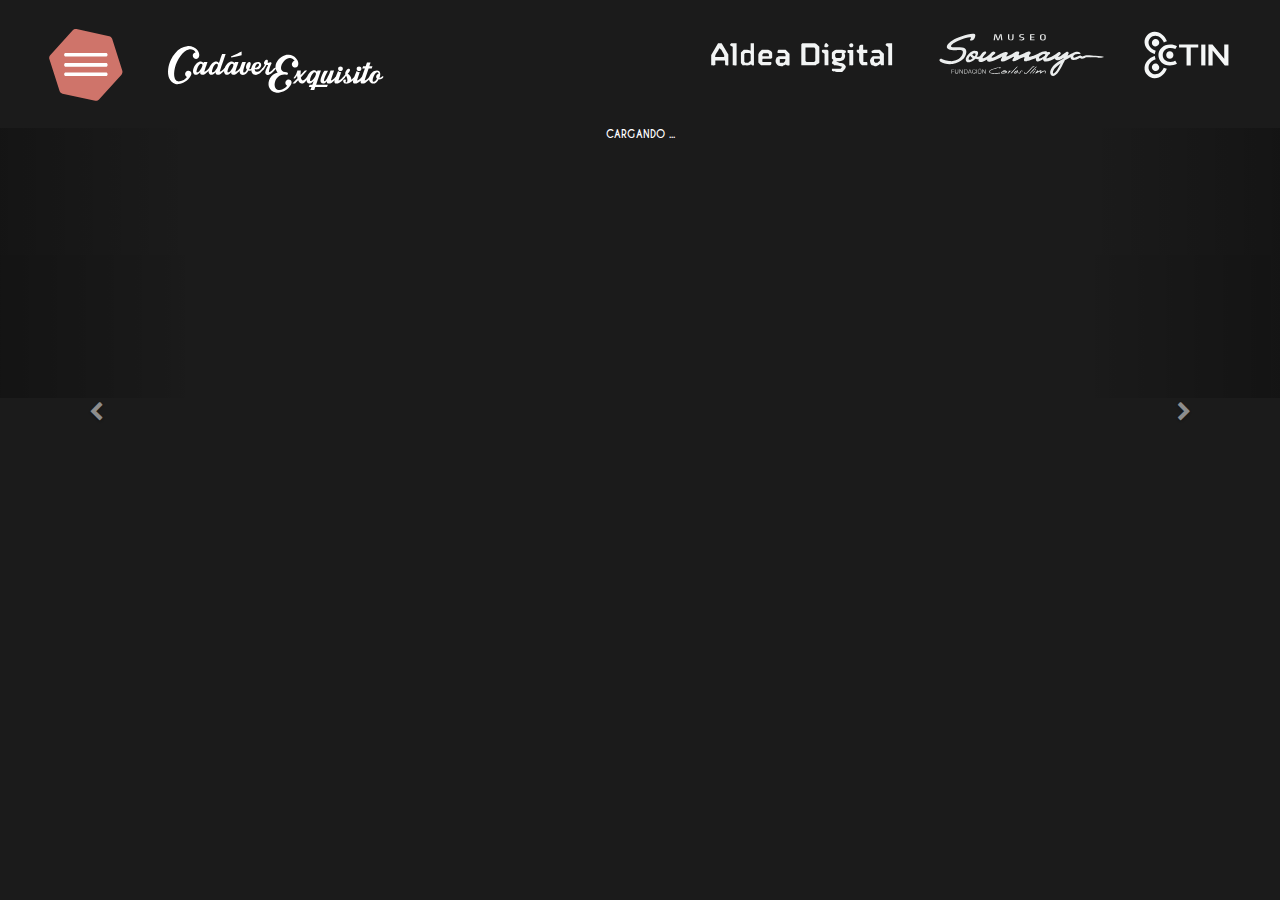
<file: carousel.html>
<!DOCTYPE html>
<html lang="en" class="no-js">
<head>
		<script> var is_chrome = navigator.userAgent.indexOf('Chrome') > -1; var is_safari = false; if ((is_chrome)&&(is_safari)) {is_safari=false;} var isIE11 = !!navigator.userAgent.match(/Trident.*rv[ :]*11\./); if( navigator.userAgent.indexOf("MSIE") != -1 || isIE11 ) {location.href = 'oops.html'; } if(is_safari) {location.href = 'oops.html'; } </script>

	<meta charset="UTF-8" />
	<meta http-equiv="X-UA-Compatible" content="IE=edge">
	<meta name="viewport" content="width=device-width, initial-scale=1">
	<title> Cadaver Exquisito </title>
	<meta name="description" content="Un recorrido visual por los lugares más icónicos de la ciudad de México desde el punto de vista de todos los capitalinos."/>
	<meta name="keywords" content=" Cadaver Exquisito, cultura, twitter, Museo Soumaya, Aldea Digital, CTIN, Interactividad" />
	<meta name="author" content="http://ctinmx.com" />


	<!-- Bootstrap Core CSS -->
    <link rel="stylesheet" href="https://maxcdn.bootstrapcdn.com/bootstrap/3.3.5/css/bootstrap.min.css">

	<!-- Ligas de Estilos -->
	<link rel="stylesheet" type="text/css" href="css/main.css" />
	<link rel="shortcut icon" href="img/favicon.ico">

	<!-- Iconos -->
	<link href="font-awesome/css/font-awesome.min.css" rel="stylesheet" type="text/css">

	<!-- Metadata for Facebook -->
	<meta property="og:title" content="Cadáver Exquisito - Un recorrido visual por los lugares más icónicos de la ciudad de México desde el punto de vista de todos los capitalinos." />
    <meta property="og:site_name" content="Cadáver Exquisito" />
    <meta property="og:url" content="http://cadaveraldea.com" />
    <meta property="og:description" content="El Museo Suomaya y Aldea Digital te invitan a formar parte del de esta actividad cultural en linea, comparte tus historias y vivencias en la Ciudad de México con ayuda del hasta #MiAldea." />
    <meta property="og:type" content="article" />
    <meta property="og:locale:alternate" content="es_ES" />
    <meta property="article:author" content="" />
    <meta property="article:publisher" content="http://cadaveraldea.com" />
     <meta property="og:image" content="http://cadaveraldea.com/img/fb.png" />


	<!-- Metadata for Twitter -->
	<meta name="twitter:card" content="Cadáver Exquisito">
	<meta name="twitter:site" content="@CadaverAldea">
	<meta name="twitter:creator" content="@hola_miguelo">
	<meta name="twitter:title" content="Un recorrido visual por los lugares más icónicos de la ciudad de México desde el punto de vista de todos los capitalinos.">
	<meta name="twitter:description" content="El Museo Sumaya y Aldea Digital te invitan a formar parte del de esta actividad cultural en linea, comparte tus historias y vivencias en la Ciudad de México con ayuda del hasta #MiAldea.">
	<meta name="twitter:image" content="http://cadaveraldea.com/img/fb.png">

</head>
<body >
	<div class="container" style="margin: 0; padding: 0; width:100%;">


		<!-- HEADER -->
		<header class="codrops-header row-fluid">
			<div class="col-xs-6 text-left list-inline">
				<!-- Logo Menudesplegable -->
				<li class="dropdown">
		          <a href="#" class="dropdown-toggle" data-toggle="dropdown" role="button" aria-expanded="false"><img src="img/Menu.svg"></a>

		          <ul class="dropdown-menu" role="menu">
		            <li><a href="">Explora</a></li>
		            <li><a href="search.html">Encuentra</a></li>
		            <li><a href="form.html">Participa</a></li>
		            </li><li><a href="info.html">Conoce más</a></li>
		            </li><li><a href="faq.html">Preguntas Frecuentes</a></li>
		          </ul>
		        </li>
				
				<!-- Logo Cadaver -->
				<li>
					<a href="index.html"><img src="img/LogoHome.svg" class="logo"   alt="logo"></a>
				</li>
			</div>
			<div id="logos" class="col-xs-6 text-right list-inline">
				<!-- Logo Aldea -->
				<li>
					<a href="http://www.aldeadigitalmx.com"><img src="img/LogoAldea.svg" class="logo"   alt="logo"></a>
				</li>

				<!-- Logo Soumaya -->
				<li>
					<a href="http://www.soumaya.com.mx/index.php/esp"><img src="img/LogoSoumaya.svg" class="logo"   alt="logo"></a>
				</li>

				<!-- Logo Ctin -->
				<a href="http://ctinmx.com"><img src="img/LogoCtin.svg" class="logo" alt="logo"></a>	
				
				
			</div>
		</header>

		<!-- Imagen fondo -->

			<div id="Carousel" class="carousel slide carousel-exp" data-ride="carousel" data-interval="3000">

			  <!-- Wrapper for slides -->
			  <div class="carousel-inner">
						   
				CARGANDO ...

			  </div>

					<!-- Carousel controls -->
		        <a class="carousel-control left  " href="#Carousel" data-slide="prev">
		            <span class="fa fa-chevron-left"></span>
		        </a>
		        <a class="carousel-control right " href="#Carousel" data-slide="next">
		            <span class="fa fa-chevron-right"></span>
		        </a>

		</div>
		
	</div>
	<!-- /container -->

	<!-- Bootstrap Core JavaScript -->
	<script src="//code.jquery.com/jquery-1.11.3.min.js"></script>
	<script>
		window.onload = function(){
			var images = new Load();
			images.getCarousel()
		}
	</script>
	<script src="js/bootstrap.js"></script>
    <script src="app/dependencies/mustache.min.js"></script>
    <script type='text/javascript' src='app/init.js'></script>
</body>
</html>
</file>
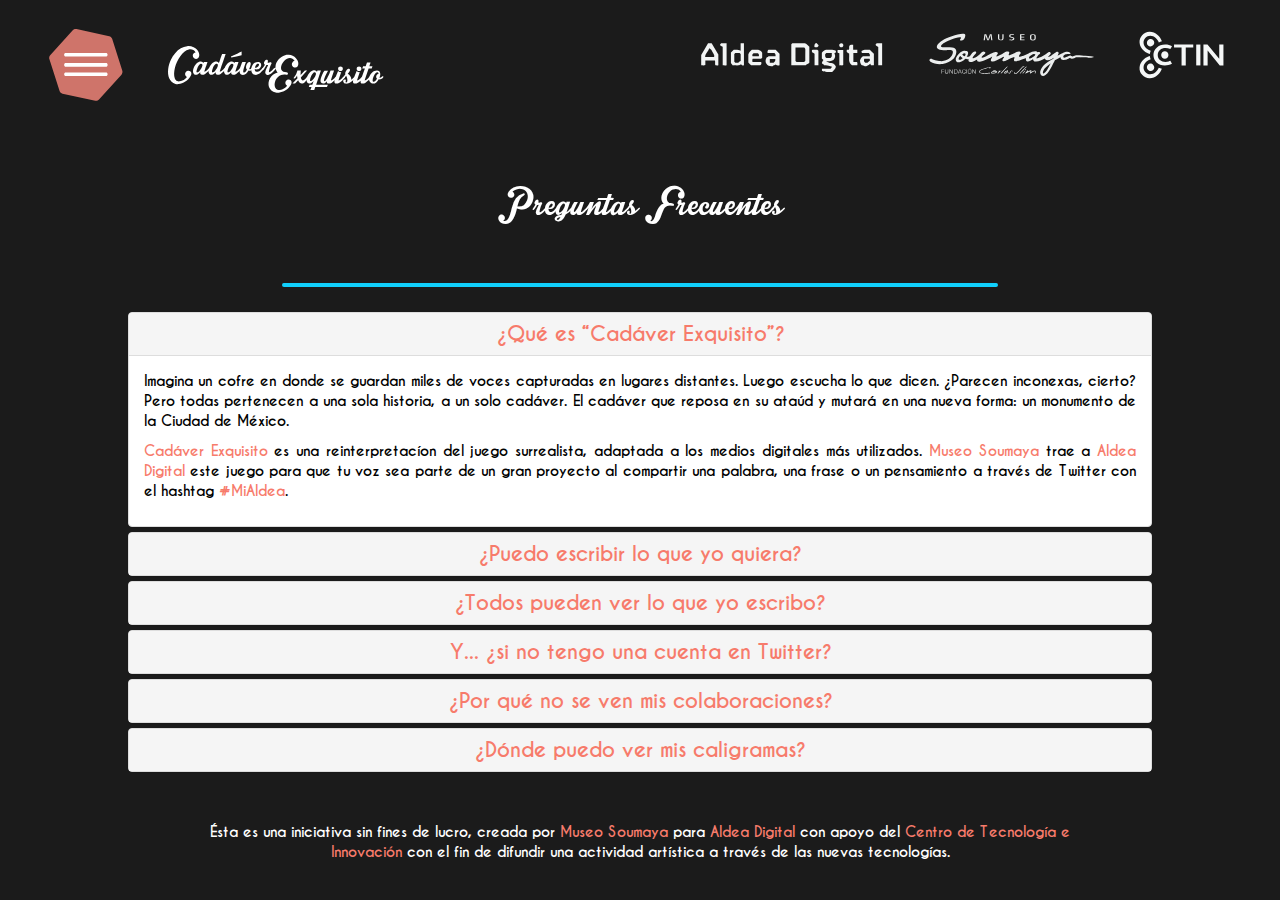
<file: faq.html>
<!DOCTYPE html>
<html lang="en" class="no-js">
<head>

	<script> var isIE11 = !!navigator.userAgent.match(/Trident.*rv[ :]*11\./); if( navigator.userAgent.indexOf("MSIE") != -1 || isIE11 ) {location.href = 'oops.html'; } </script>
	<meta charset="UTF-8" />
	<meta http-equiv="X-UA-Compatible" content="IE=edge">
	<meta name="viewport" content="width=device-width, initial-scale=1">
	<title>Cadaver Exquisito - Preguntas Frecuentes</title>
	<meta name="description" content="Un recorrido visual por los lugares más icónicos de la ciudad de México desde el punto de vista de todos los capitalinos."/>
	<meta name="keywords" content=" Cadaver Exquisito, cultura, twitter, Museo Soumaya, Aldea Digital, CTIN, Interactividad" />
	<meta name="author" content="http://ctinmx.com" />

		<!-- Bootstrap Core CSS -->
    <link rel="stylesheet" href="https://maxcdn.bootstrapcdn.com/bootstrap/3.3.5/css/bootstrap.min.css">

	<!-- Ligas de Estilos -->
	<link rel="stylesheet" type="text/css" href="css/main.css" />

	<!-- Iconos -->
	<link href="font-awesome/css/font-awesome.min.css" rel="stylesheet" type="text/css">
	<link rel="shortcut icon" href="img/favicon.ico">

	<!-- Metadata for Facebook -->
	<meta property="og:title" content="Cadáver Exquisito - Un recorrido visual por los lugares más icónicos de la ciudad de México desde el punto de vista de todos los capitalinos." />
    <meta property="og:site_name" content="Cadáver Exquisito" />
    <meta property="og:url" content="http://cadaveraldea.com" />
    <meta property="og:description" content="El Museo Soumaya y Aldea Digital te invitan a formar parte del de esta actividad cultural en linea, comparte tus historias y vivencias en la Ciudad de México con ayuda del hasta #MiAldea." />
    <meta property="og:type" content="article" />
    <meta property="og:locale:alternate" content="es_ES" />
    <meta property="article:author" content="" />
    <meta property="article:publisher" content="http://cadaveraldea.com" />
     <meta property="og:image" content="http://cadaveraldea.com/img/fb.png" />


	<!-- Metadata for Twitter -->
	<meta name="twitter:card" content="Cadáver Exquisito">
	<meta name="twitter:site" content="@CadaverAldea">
	<meta name="twitter:creator" content="@hola_miguelo">
	<meta name="twitter:title" content="Un recorrido visual por los lugares más icónicos de la ciudad de México desde el punto de vista de todos los capitalinos.">
	<meta name="twitter:description" content="El Museo Sumaya y Aldea Digital te invitan a formar parte del de esta actividad cultural en linea, comparte tus historias y vivencias en la Ciudad de México con ayuda del hasta #MiAldea.">
	<meta name="twitter:image" content="http://cadaveraldea.com/img/fb.png">

</head>
<body >
	<div class="container" style="margin: 0; padding: 0; width:100%;">

		<!-- HEADER -->
		<header class="codrops-header row-fluid  ">
			<div class="col-xs-6 text-left list-inline">
				<!-- Logo Menudesplegable -->
				<li class="dropdown">
		          <a href="#" class="dropdown-toggle" data-toggle="dropdown" role="button" aria-expanded="false"><img src="img/Menu.svg"></a>

		         <ul class="dropdown-menu" role="menu">
		           	<li><a href="carousel.html">Explora</a></li>
		           	<li><a href="search.html">Encuentra</a></li>
		            <li><a href="form.html">Participa</a></li>
		            </li><li><a href="info.html">Conoce más</a></li>
		            </li><li><a href="">Preguntas Frecuentes</a></li>
		          </ul>
		        </li>
				
				<!-- Logo Cadaver -->
				<li>
					<a href="index.html"><img src="img/LogoHome.svg" class="logo" alt="logo"></a>
				</li>
			</div>
			<div id="logos" class="col-xs-6 text-right list-inline">
				<!-- Logo Aldea -->
				<li>
					<a href="http://www.aldeadigitalmx.com" target="_blank"><img src="img/LogoAldea.svg" class="logo" alt="logo"></a>
				</li>

				<!-- Logo Soumaya -->
				<li>
					<a href="http://www.soumaya.com.mx/index.php/esp" target="_blank"><img src="img/LogoSoumaya.svg" class="logo" alt="logo"></a>
				</li>

				<!-- Logo Ctin -->
				<li>
					<a href="http://ctinmx.com" target="_blank">
						<img src="img/LogoCtin.svg" class="logo" alt="logo">
					</a>
				</li>	
				
				
			</div>
		</header>

		

		<div class="panel-group text-center" id="accordion" role="tablist" aria-multiselectable="true">

			<h1>Preguntas Frecuentes</h1>
			<hr class="azul">

		  <div class="panel panel-default">
		    <div class="panel-heading" role="tab" id="headingOne">
		      <h4 class="panel-title">
		        <a role="button" data-toggle="collapse" data-parent="#accordion" href="#collapseOne" aria-expanded="true" aria-controls="collapseOne">
		          ¿Qué es “Cadáver Exquisito”?
		        </a>
		      </h4>
		    </div>
		    <div id="collapseOne" class="panel-collapse collapse in" role="tabpanel" aria-labelledby="headingOne">
		      <div class="panel-body">
		      	<p>		        
		      		Imagina un cofre en donde se guardan miles de voces capturadas en lugares distantes. Luego escucha lo que dicen. ¿Parecen inconexas, cierto? Pero todas pertenecen a una sola historia, a un solo cadáver. El cadáver que reposa en su ataúd y mutará en una nueva forma: un monumento de la Ciudad de México. 
		      	</p>
		      	<p>	
		      		<a href="index.html"> Cadáver Exquisito</a>  es una reinterpretacíon del juego surrealista, adaptada a los medios digitales más utilizados. <a href="http://www.soumaya.com.mx"> Museo Soumaya </a> trae a <a href="http://www.aldeadigitalmx.com">Aldea Digital</a> este juego para que tu voz sea parte de un gran proyecto al compartir una palabra, una frase o un pensamiento a través de Twitter con el hashtag <a href="http://twitter.com/share?url=.&hashtags=MiAldea">#MiAldea</a>.
				</p>
		      	
		      	
		      			
		      </div>
		    </div>
		  </div>

		  <div class="panel panel-default">
		    <div class="panel-heading" role="tab" id="headingTwo">
		      <h4 class="panel-title">
		        <a class="collapsed" role="button" data-toggle="collapse" data-parent="#accordion" href="#collapseTwo" aria-expanded="false" aria-controls="collapseTwo">
		          ¿Puedo escribir lo que yo quiera?
		        </a>
		      </h4>
		    </div>
		    <div id="collapseTwo" class="panel-collapse collapse" role="tabpanel" aria-labelledby="headingTwo">
		      <div class="panel-body">
			        <p>		        
			      		Cuéntanos algo que hayas vivido en la Ciudad de México, alguna anécdota, una vivencia o hasta una tragedia. Todas y cada una de ellas forman parte. La ciudad no sólo son paredes ni pisos, somos nosotros, nuestras historias y nuestras palabras.
			      	</p>

			      	<a id="curli" href="from.html">Y tú, ¿qué historia quieres contar?</a>
		      </div>
		    </div>
		  </div>

		  <div class="panel panel-default">
		    <div class="panel-heading" role="tab" id="headingThree">
		      <h4 class="panel-title">
		        <a class="collapsed" role="button" data-toggle="collapse" data-parent="#accordion" href="#collapseThree" aria-expanded="false" aria-controls="collapseThree">
		          ¿Todos pueden ver lo que yo escribo?
		        </a>
		      </h4>
		    </div>
		    <div id="collapseThree" class="panel-collapse collapse" role="tabpanel" aria-labelledby="headingThree">
		      <div class="panel-body">
			        <p>		        
			      		Sí, todas las personas que accedan a la plataforma podrán leer tu colaboración dentro de las imágenes compuestas. De igual forma te invitamos a seguirnos en Twitter en nuestra cuenta oficial <a href="https://twitter.com/CadaverAldea">@CadaverAldea</a>
			      	</p>
		      </div>
		    </div>
		  </div>


		   <div class="panel panel-default">
		    <div class="panel-heading" role="tab" id="headingSix">
		      <h4 class="panel-title">
		        <a class="collapsed" role="button" data-toggle="collapse" data-parent="#accordion" href="#collapseSix" aria-expanded="false" aria-controls="collapseSix">
		          Y... ¿si no tengo una cuenta en Twitter?
		        </a>
		      </h4>
		    </div>
		    <div id="collapseSix" class="panel-collapse collapse" role="tabpanel" aria-labelledby="headingSix">
		      <div class="panel-body">
			        <p>		        
			      		No hay problema, puedes participar desde la <a href="form.html">plataforma web</a> de Cadáver Exquisito o en los módulos que se encuentran a tu disposición en Aldea Digital.
			      	</p>
		      </div>
		    </div>
		  </div>

		   <div class="panel panel-default">
		    <div class="panel-heading" role="tab" id="headingFour">
		      <h4 class="panel-title">
		        <a class="collapsed" role="button" data-toggle="collapse" data-parent="#accordion" href="#collapseFour" aria-expanded="false" aria-controls="collapseFour">
		          ¿Por qué no se ven mis colaboraciones?
		        </a>
		      </h4>
		    </div>
		    <div id="collapseFour" class="panel-collapse collapse" role="tabpanel" aria-labelledby="headingFour">
		      <div class="panel-body">
			        <p>		        
			      		Puede ser por dos motivos: </p>

			      		<p>	Tu cuenta de Twitter está configurada como privada y por lo tanto no podemos añadir tus tuits a un caligrama; o bien, intentas colaborar a través de Facebook, sin embargo, <i>Cadáver Exquisito</i> no recibe hashtags escritos desde esa red.
			      	</p>
		      </div>
		    </div>
		  </div>

		  <div class="panel panel-default">
		    <div class="panel-heading" role="tab" id="headingFive">
		      <h4 class="panel-title">
		        <a class="collapsed" role="button" data-toggle="collapse" data-parent="#accordion" href="#collapseFive" aria-expanded="false" aria-controls="collapseFive">
		          ¿Dónde puedo ver mis caligramas?
		        </a>
		      </h4>
		    </div>
		    <div id="collapseFive" class="panel-collapse collapse" role="tabpanel" aria-labelledby="headingFive">
		      <div class="panel-body">
			        <p>		        
			      		Los caligramas se encuentran dentro de nuestra plataforma, están ordenados por fecha. Puedes buscar en cuántos <i>cadáveres</i> has participado <a href="search.html">aquí</a>. En nuestra cuenta oficial de Twitter <a href="https://twitter.com/CadaverAldea">@CadaverAldea</a> publicaremos muchos más.	
			      	</p>
		      </div>
		    </div>
		  </div>


		</div>

		<div class="row text-center">
			<p class= "col-md-12 legal text-center"  id="center">	
				Ésta es una iniciativa sin fines de lucro, creada por <a href="http://www.soumaya.com.mx/index.php/esp">Museo Soumaya</a> para <a href="http://www.aldeadigitalmx.com">Aldea Digital</a> con apoyo del <a href="http://ctinmx.com">Centro de Tecnología e Innovación</a> con el fin de difundir una actividad artística a través de las nuevas tecnologías.
	      	</p>
		</div>

	

	</div>
	<!-- /container -->


	<!-- Bootstrap Core JavaScript -->
	<script src="//code.jquery.com/jquery-1.11.3.min.js"></script>
    <script src="https://maxcdn.bootstrapcdn.com/bootstrap/3.3.5/js/bootstrap.min.js"></script>
    
</body>
</html>
</file>
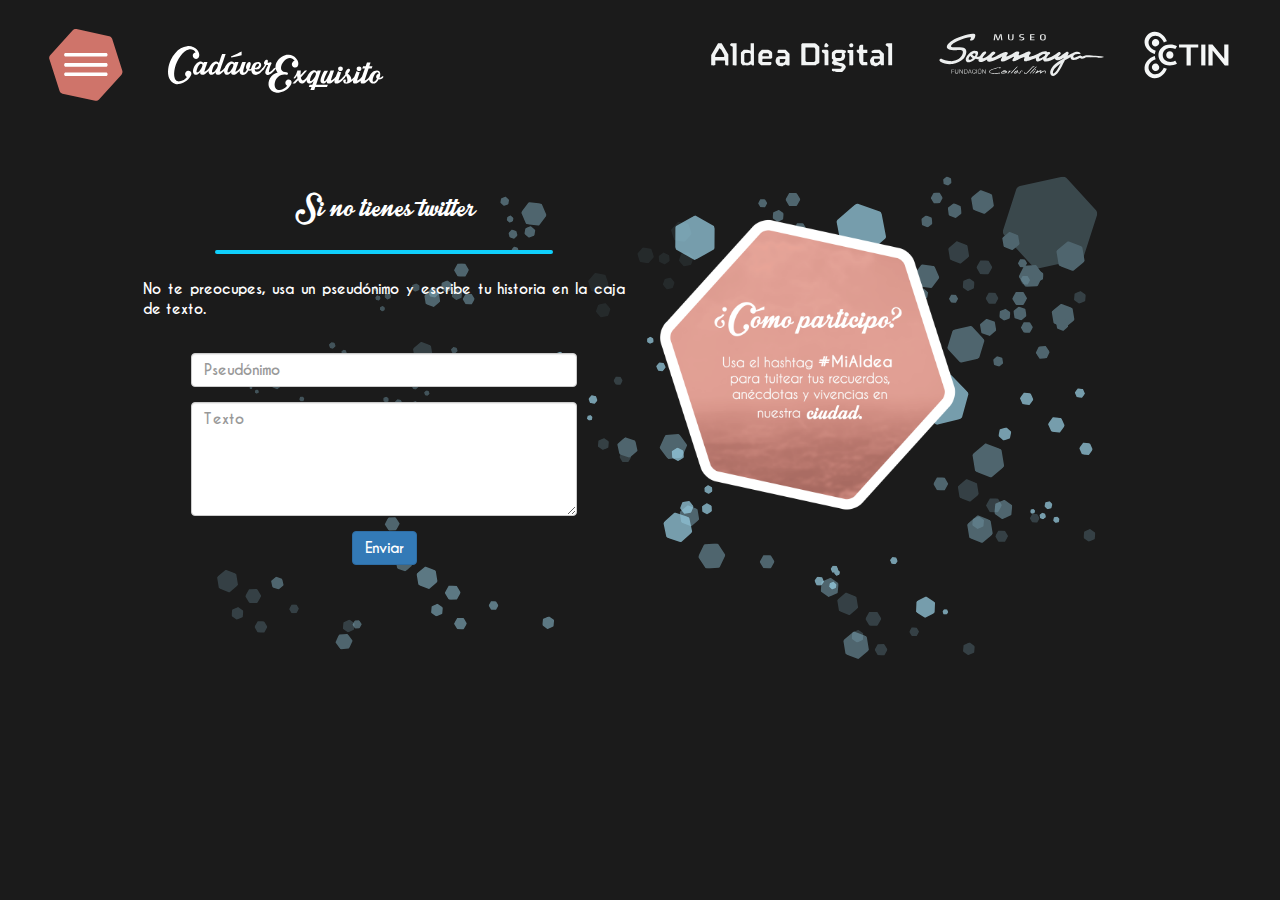
<file: form.html>
<!DOCTYPE html>
<html lang="en" class="no-js">
<head>
	<script> var isIE11 = !!navigator.userAgent.match(/Trident.*rv[ :]*11\./); if( navigator.userAgent.indexOf("MSIE") != -1 || isIE11 ) {location.href = 'oops.html'; } </script>
	<meta charset="UTF-8" />
	<meta http-equiv="X-UA-Compatible" content="IE=edge">
	<meta name="viewport" content="width=device-width, initial-scale=1">
	<title> Cadaver Exquisito </title>
	<meta name="description" content="Un recorrido visual por los lugares más icónicos de la ciudad de México desde el punto de vista de todos los capitalinos."/>
	<meta name="keywords" content=" Cadaver Exquisito, cultura, twitter, Museo Soumaya, Aldea Digital, CTIN, Interactividad" />
	<meta name="author" content="http://ctinmx.com" />


	<!-- Bootstrap Core CSS -->
    <link rel="stylesheet" href="https://maxcdn.bootstrapcdn.com/bootstrap/3.3.5/css/bootstrap.min.css">

	<!-- Ligas de Estilos -->
	<link rel="stylesheet" type="text/css" href="css/main.css" />

	<!-- Iconos -->
	<link href="font-awesome/css/font-awesome.min.css" rel="stylesheet" type="text/css">
	<link rel="shortcut icon" href="img/favicon.ico">

		<!-- Metadata for Facebook -->
	<meta property="og:title" content="Cadáver Exquisito - Un recorrido visual por los lugares más icónicos de la ciudad de México desde el punto de vista de todos los capitalinos." />
    <meta property="og:site_name" content="Cadáver Exquisito" />
    <meta property="og:url" content="http://cadaveraldea.com" />
    <meta property="og:description" content="El Museo Soumaya y Aldea Digital te invitan a formar parte del de esta actividad cultural en linea, comparte tus historias y vivencias en la Ciudad de México con ayuda del hasta #MiAldea." />
    <meta property="og:type" content="article" />
    <meta property="og:locale:alternate" content="es_ES" />
    <meta property="article:author" content="" />
    <meta property="article:publisher" content="http://cadaveraldea.com" />
     <meta property="og:image" content="http://cadaveraldea.com/img/fb.png" />


	<!-- Metadata for Twitter -->
	<meta name="twitter:card" content="Cadáver Exquisito">
	<meta name="twitter:site" content="@CadaverAldea">
	<meta name="twitter:creator" content="@hola_miguelo">
	<meta name="twitter:title" content="Un recorrido visual por los lugares más icónicos de la ciudad de México desde el punto de vista de todos los capitalinos.">
	<meta name="twitter:description" content="El Museo Sumaya y Aldea Digital te invitan a formar parte del de esta actividad cultural en linea, comparte tus historias y vivencias en la Ciudad de México con ayuda del hasta #MiAldea.">
	<meta name="twitter:image" content="http://cadaveraldea.com/img/fb.png">

</head>
<body >
	<div class="container  hexas" style="margin: 0; padding: 0; width:100%;">


		<!-- HEADER -->
		<header class="codrops-header row-fluid">
			<div class="col-xs-6 text-left list-inline">
				<!-- Logo Menudesplegable -->
				<li class="dropdown">
		          <a href="#" class="dropdown-toggle" data-toggle="dropdown" role="button" aria-expanded="false"><img src="img/Menu.svg"></a>

		          <ul class="dropdown-menu" role="menu">
		            <li><a href="carousel.html">Explora</a></li>
		            <li><a href="search.html">Encuentra</a></li>
		            <li><a href="">Participa</a></li>
		            </li><li><a href="info.html">Conoce más</a></li>
		            </li><li><a href="faq.html">Preguntas Frecuentes</a></li>
		          </ul>
		        </li>
				
				<!-- Logo Cadaver -->
				<li>
					<a href="index.html"><img src="img/LogoHome.svg" class="logo"   alt="logo"></a>
				</li>
			</div>
			<div id="logos" class="col-xs-6 text-right list-inline">
				<!-- Logo Aldea -->
				<li>
					<a href="http://www.aldeadigitalmx.com" target="_blank"><img src="img/LogoAldea.svg" class="logo"   alt="logo"></a>
				</li>

				<!-- Logo Soumaya -->
				<li>
					<a href="http://www.soumaya.com.mx/index.php/esp" target="_blank"><img src="img/LogoSoumaya.svg" class="logo"   alt="logo"></a>
				</li>

				<!-- Logo Ctin -->
				<a href="http://ctinmx.com" target="_blank"><img src="img/LogoCtin.svg" class="logo" alt="logo"></a>	
			</div>
		</header>

		<div class="row info">

			<div class="col-md-6">

				<h1 class="text-center">Si no tienes twitter </h1>	
				<hr>
				<p> No te preocupes, usa un pseudónimo y escribe tu historia en la caja de texto. </p>
				<form action="back/" method="POST">
				  <div class="form-group">
				    <input name="collaborador" type="text" class="form-control" id="exampleInputEmail1" placeholder="Pseudónimo">
				  </div>
				  <div class="form-group">
				    <textarea name="comentario" class="form-control" rows="5" id="comment" placeholder="Texto"></textarea>
				  </div>
				  <input type="submit" class="btn btn-primary" value="Enviar">
				</form>
			</div>

			<div class="col-md-4">
			      <a href="http://twitter.com/share?url=.&hashtags=MiAldea">
			      	<img src="img/Slider/4.png" alt="" >
			      </a>
			</div>

		</div>
		
	</div>
	<!-- /container -->


	<!-- Bootstrap Core JavaScript -->
	<script src="//code.jquery.com/jquery-1.11.3.min.js"></script>
    <script src="https://maxcdn.bootstrapcdn.com/bootstrap/3.3.5/js/bootstrap.min.js"></script>



</body>
</html>
</file>
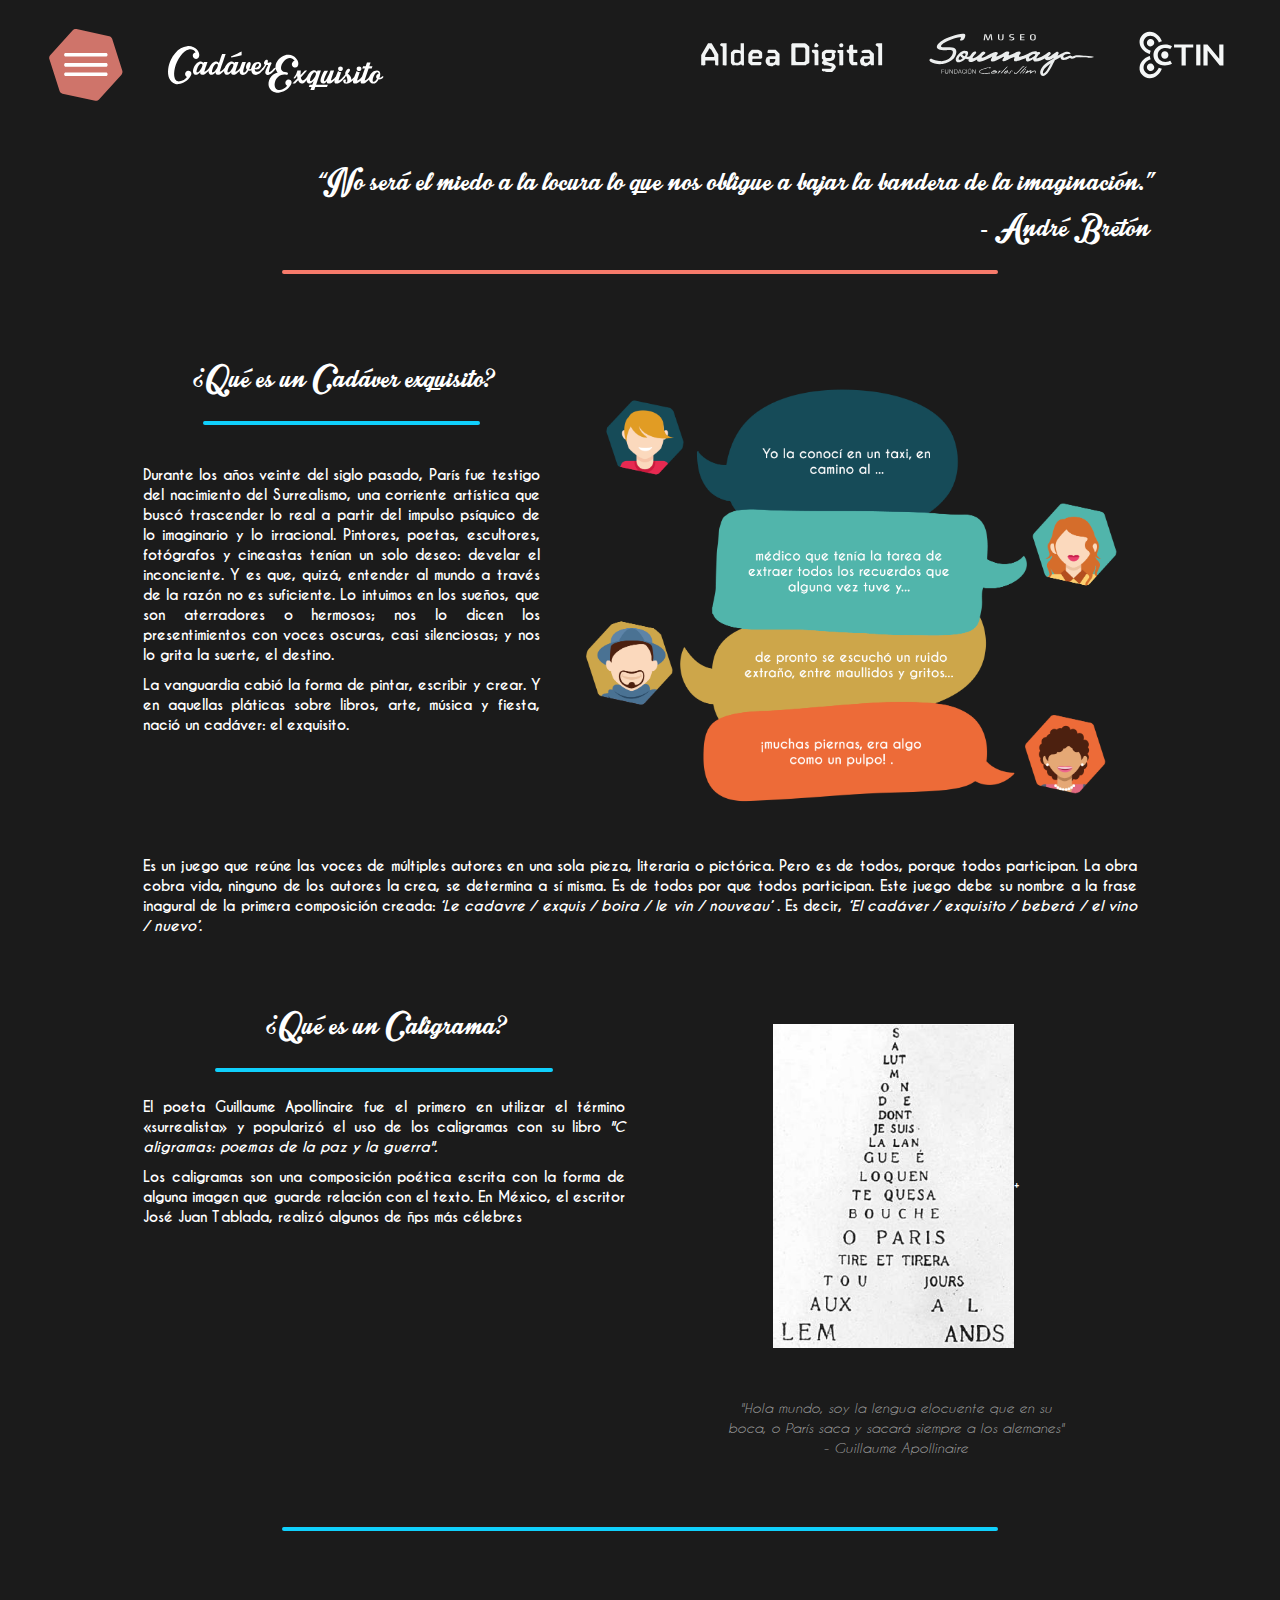
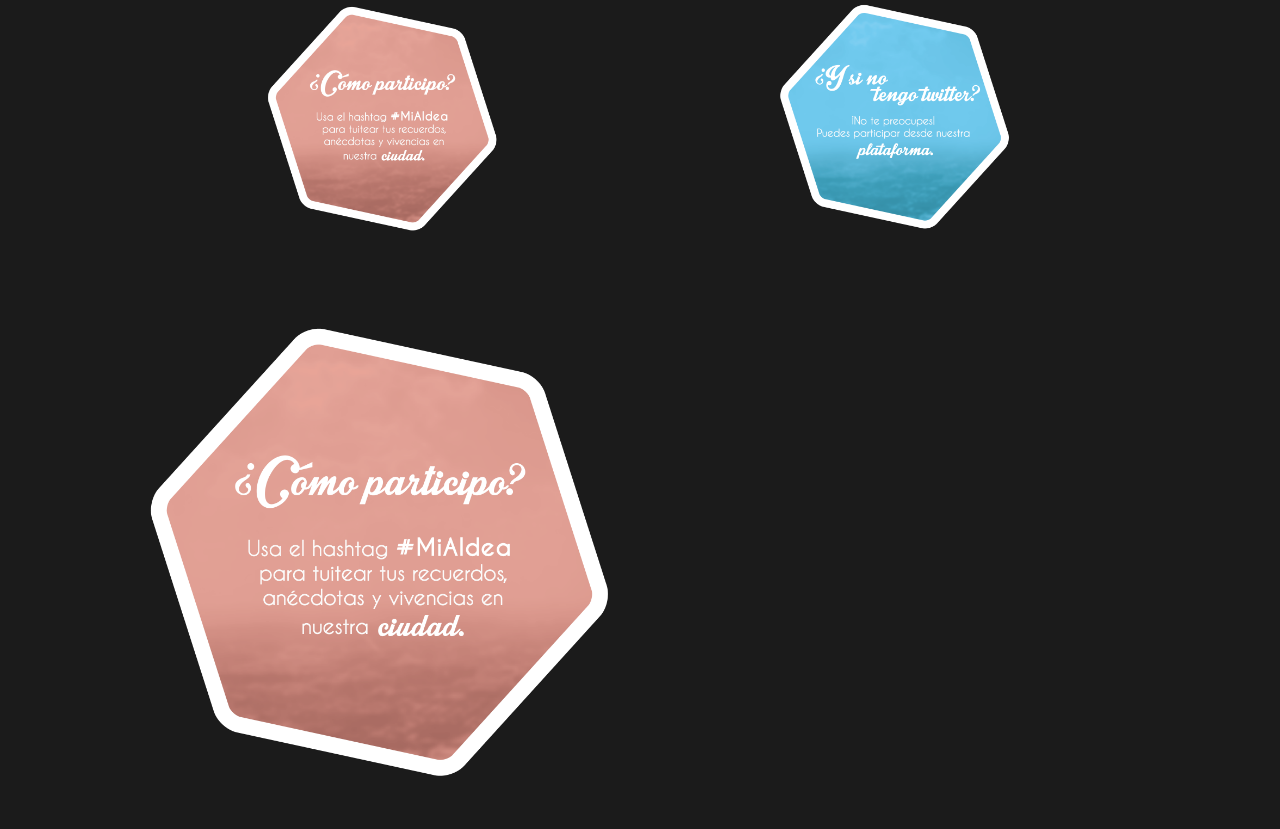
<file: info.html>
<!DOCTYPE html>
<html lang="en" class="no-js">
<head>
	<script> var isIE11 = !!navigator.userAgent.match(/Trident.*rv[ :]*11\./); if( navigator.userAgent.indexOf("MSIE") != -1 || isIE11 ) {location.href = 'oops.html'; } </script>
	<meta charset="UTF-8" />
	<meta http-equiv="X-UA-Compatible" content="IE=edge">
	<meta name="viewport" content="width=device-width, initial-scale=1">
	<title> Cadaver Exquisito - Conoce Más </title>
	<meta name="description" content="Un recorrido visual por los lugares más icónicos de la ciudad de México desde el punto de vista de todos los capitalinos."/>
	<meta name="keywords" content=" Cadaver Exquisito, cultura, twitter, Museo Soumaya, Aldea Digital, CTIN, Interactividad" />
	<meta name="author" content="http://ctinmx.com" />

		<!-- Bootstrap Core CSS -->
    <link rel="stylesheet" href="https://maxcdn.bootstrapcdn.com/bootstrap/3.3.5/css/bootstrap.min.css">

	<!-- Ligas de Estilos -->
	<link rel="stylesheet" type="text/css" href="css/main.css" />

	<!-- Iconos -->
	<link href="font-awesome/css/font-awesome.min.css" rel="stylesheet" type="text/css">
	<link rel="shortcut icon" href="img/favicon.ico">

	<!-- Metadata for Facebook -->
	<meta property="og:title" content="Cadáver Exquisito - Un recorrido visual por los lugares más icónicos de la ciudad de México desde el punto de vista de todos los capitalinos." />
    <meta property="og:site_name" content="Cadáver Exquisito" />
    <meta property="og:url" content="http://cadaveraldea.com" />
    <meta property="og:description" content="El Museo Soumaya y Aldea Digital te invitan a formar parte del de esta actividad cultural en linea, comparte tus historias y vivencias en la Ciudad de México con ayuda del hasta #MiAldea." />
    <meta property="og:description" content="El Museo Soumaya y Aldea Digital te invitan a formar parte del de esta actividad cultural en linea, comparte tus historias y vivencias en la Ciudad de México con ayuda del hasta #MiAldea." />
    <meta property="og:type" content="article" />
    <meta property="og:locale:alternate" content="es_ES" />
    <meta property="article:author" content="" />
    <meta property="article:publisher" content="http://cadaveraldea.com" />
     <meta property="og:image" content="http://cadaveraldea.com/img/fb.png" />


	<!-- Metadata for Twitter -->
	<meta name="twitter:card" content="Cadáver Exquisito">
	<meta name="twitter:site" content="@CadaverAldea">
	<meta name="twitter:creator" content="@hola_miguelo">
	<meta name="twitter:title" content="Un recorrido visual por los lugares más icónicos de la ciudad de México desde el punto de vista de todos los capitalinos.">
	<meta name="twitter:description" content="El Museo Sumaya y Aldea Digital te invitan a formar parte del de esta actividad cultural en linea, comparte tus historias y vivencias en la Ciudad de México con ayuda del hasta #MiAldea.">
	<meta name="twitter:image" content="http://cadaveraldea.com/img/fb.png">

</head>
<body >
	<div class="container" style="margin: 0; padding: 0; width:100%;">

		<!-- HEADER -->
		<header class="codrops-header row-fluid  ">
			<div class="col-xs-6 text-left list-inline">
				<!-- Logo Menudesplegable -->
				<li class="dropdown">
		          <a class="dropdown-toggle" data-toggle="dropdown" role="button" aria-expanded="false"><img src="img/Menu.svg"></a>

		         <ul class="dropdown-menu" role="menu">
		           	<li><a href="carousel.html">Explora</a></li>
		           	<li><a href="search.html">Encuentra</a></li>
		            <li><a href="form.html">Participa</a></li>
		            </li><li><a href="">Conoce más</a></li>
		            </li><li><a href="faq.html">Preguntas Frecuentes</a></li>
		          </ul>
		        </li>
				
				<!-- Logo Cadaver -->
				<li>
					<a href="index.html"><img src="img/LogoHome.svg" class="logo"   alt="logo"></a>
				</li>
			</div>
			<div id="logos" class="col-xs-6 text-right list-inline">
				<!-- Logo Aldea -->
				<li>
					<a href="http://www.aldeadigitalmx.com " target="_blank"><img src="img/LogoAldea.svg" class="logo" alt="logo"></a>
				</li>

				<!-- Logo Soumaya -->
				<li>
					<a href="http://www.soumaya.com.mx/index.php/esp" target="_blank"><img src="img/LogoSoumaya.svg" class="logo" alt="logo"></a>
				</li>

				<!-- Logo Ctin -->
				<li>
					<a href="http://ctinmx.com" target="_blank">
						<img src="img/LogoCtin.svg" class="logo" alt="logo">
					</a>
				</li>	
				
				
			</div>
		</header>

		<div class="row cita text-center">

			<h1 >“No será el miedo a la locura lo que nos obligue a bajar la bandera de la imaginación.”</h1>
			<h1 >- André Bretón</h1>
			<hr>
		</div>

		<div class="row info text-center">
			
			<div class="col-md-5 ">

				<h1>¿Qué es un Cadáver exquisito?</h1>
				<hr>
				<br>
				<p>Durante los años veinte del siglo pasado, París fue testigo del nacimiento del Surrealismo, una corriente artística que buscó trascender lo real a partir del impulso psíquico de lo imaginario y lo irracional. Pintores, poetas, escultores, fotógrafos y cineastas tenían un solo deseo: develar el inconciente. Y es que, quizá, entender al mundo a través de la razón no es suficiente. Lo intuimos en  los sueños, que son aterradores o hermosos; nos lo dicen los presentimientos con voces oscuras, casi silenciosas; y nos lo grita la suerte, el destino.</p>

				<p>La vanguardia cabió la forma de pintar, escribir y crear. Y en aquellas pláticas sobre libros, arte, música y fiesta, nació un cadáver: el exquisito. </p>
				
			</div>
			<div class="col-md-7">
					<img src="img/cadaver.png" alt="">
			</div>

			<div class="col-md-12">
				<p>Es un juego  que reúne las voces de múltiples autores en una sola pieza, literaria o pictórica. Pero es de todos, porque todos participan. La obra cobra vida, ninguno de los autores la crea, se determina a sí misma. Es de todos por que todos participan. Este juego debe su nombre a la  frase inagural de la primera composición creada: <i>‘L​e cadavre / e​xquis / b​oira / l​e vin / n​ouveau’</i> . Es decir, <i>‘E​l cadáver / exquisito / beberá / el vino / nuevo’</i>.
				</p>
			</div>

		</div>

		<div class="row info text-center">
			<div class="col-md-6 ">

				<h1>¿Qué es un Caligrama?</h1>
				<hr>
				<p>El poeta Guillaume Apollinaire fue el primero en utilizar el término «surrealista»  y popularizó el uso de los  caligramas con su libro <i>"C​aligramas: poemas de la paz y la guerra".</i></p>

				<p>Los caligramas son una composición poética escrita con la forma de alguna imagen que guarde relación con el texto. En México, el escritor José Juan Tablada, realizó algunos de ñps más célebres</p>

				
			</div>
			<div class="col-md-6 text-center">
				<img src="img/caligrama.jpg" id="imgmin" alt="">+

				<p class="pie"  >"Hola mundo, soy la lengua elocuente que en su boca, o París saca y sacará siempre a los alemanes" - Guillaume Apollinaire</p>
			</div>
		</div>

		<div class="row info text-center">
			<hr>
			<div class="col-md-6 " >
			      <a href="http://twitter.com/share?url=.&hashtags=MiAldea">
			      	<img src="img/Slider/4.png" alt=""id="fichas" >
			      </a>
			 </div>
		    <div class="col-md-6 " >
		    	<a href="form.html">
		    		<img src="img/Slider/5.png" alt="" id="fichas">
		    	</a>
		    </div>
	    	<div class="col-md-6 ">
		      <a href="http://twitter.com/share?url=.&hashtags=MiAldea">
		      	<img src="img/Slider/4.png" alt="" >
		      </a>
		    </div>
		</div>

	</div>
	<!-- /container -->


	<!-- Bootstrap Core JavaScript -->
	<script src="//code.jquery.com/jquery-1.11.3.min.js"></script>
    <script src="https://maxcdn.bootstrapcdn.com/bootstrap/3.3.5/js/bootstrap.min.js"></script>
    
</body>
</html>
</file>
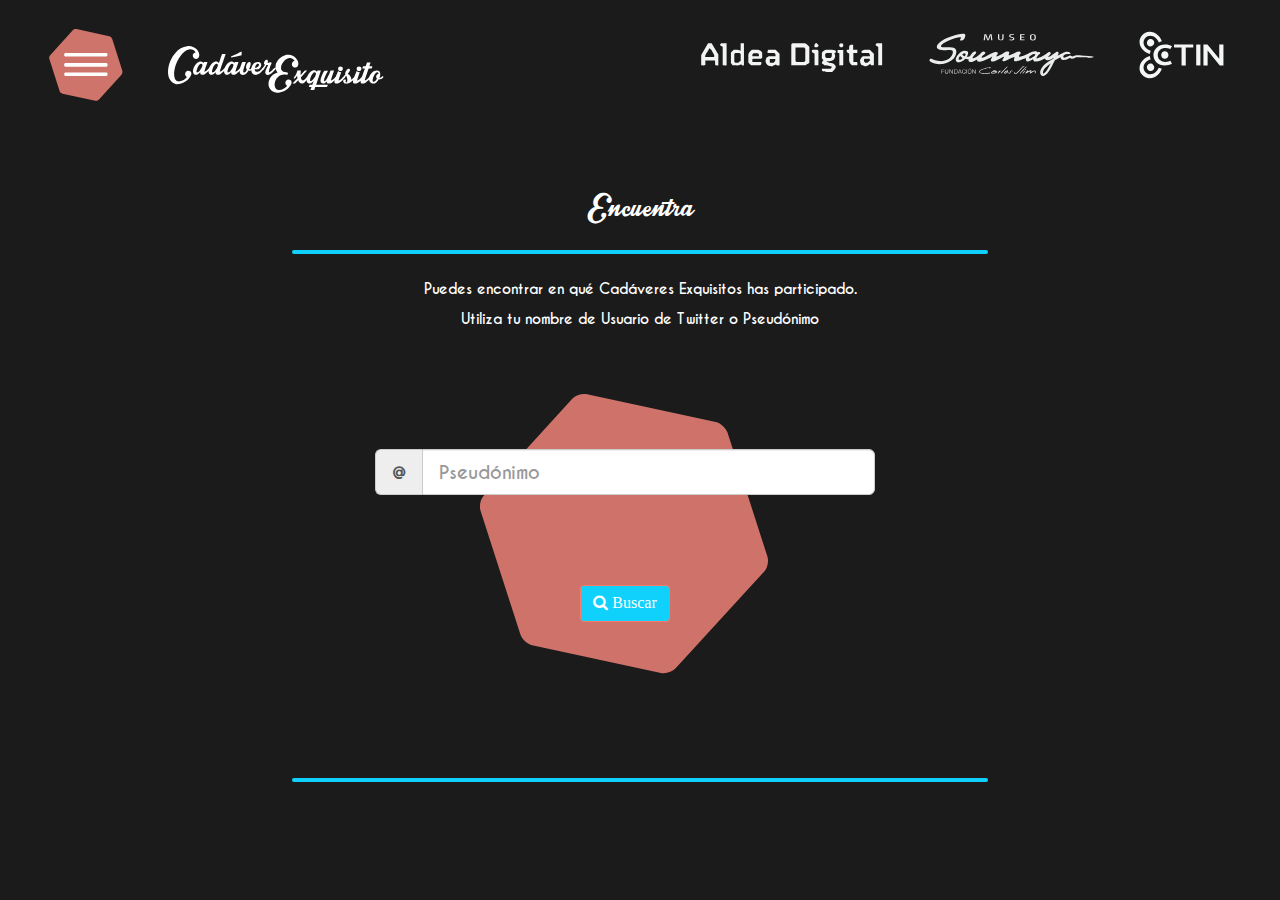
<file: search.html>
<!DOCTYPE html>
<html lang="en" class="no-js">
<head>
	<script> var isIE11 = !!navigator.userAgent.match(/Trident.*rv[ :]*11\./); if( navigator.userAgent.indexOf("MSIE") != -1 || isIE11 ) {location.href = 'oops.html'; } </script>
	<meta charset="UTF-8" />
	<meta http-equiv="X-UA-Compatible" content="IE=edge">
	<meta name="viewport" content="width=device-width, initial-scale=1">
	<title> Cadaver Exquisito - Encuentra</title>
	<meta name="description" content="Un recorrido visual por los lugares más icónicos de la ciudad de México desde el punto de vista de todos los capitalinos."/>
	<meta name="keywords" content=" Cadaver Exquisito, cultura, twitter, Museo Soumaya, Aldea Digital, CTIN, Interactividad" />
	<meta name="author" content="http://ctinmx.com" />

		<!-- Bootstrap Core CSS -->
    <link rel="stylesheet" href="https://maxcdn.bootstrapcdn.com/bootstrap/3.3.5/css/bootstrap.min.css">

	<!-- Ligas de Estilos -->
	<link rel="stylesheet" type="text/css" href="css/main.css" />

	<!-- Iconos -->
	<link href="font-awesome/css/font-awesome.min.css" rel="stylesheet" type="text/css">
	<link rel="shortcut icon" href="img/favicon.ico">

	<!-- Metadata for Facebook -->
	<meta property="og:title" content="Cadáver Exquisito - Un recorrido visual por los lugares más icónicos de la ciudad de México desde el punto de vista de todos los capitalinos." />
    <meta property="og:site_name" content="Cadáver Exquisito" />
    <meta property="og:url" content="http://cadaveraldea.com" />
    <meta property="og:description" content="El Museo Soumaya y Aldea Digital te invitan a formar parte del de esta actividad cultural en linea, comparte tus historias y vivencias en la Ciudad de México con ayuda del hasta #MiAldea." />
    <meta property="og:type" content="article" />
    <meta property="og:locale:alternate" content="es_ES" />
    <meta property="article:author" content="" />
    <meta property="article:publisher" content="http://cadaveraldea.com" />
     <meta property="og:image" content="http://cadaveraldea.com/img/fb.png" />


	<!-- Metadata for Twitter -->
	<meta name="twitter:card" content="Cadáver Exquisito">
	<meta name="twitter:site" content="@CadaverAldea">
	<meta name="twitter:creator" content="@hola_miguelo">
	<meta name="twitter:title" content="Un recorrido visual por los lugares más icónicos de la ciudad de México desde el punto de vista de todos los capitalinos.">
	<meta name="twitter:description" content="El Museo Sumaya y Aldea Digital te invitan a formar parte del de esta actividad cultural en linea, comparte tus historias y vivencias en la Ciudad de México con ayuda del hasta #MiAldea.">
	<meta name="twitter:image" content="http://cadaveraldea.com/img/fb.png">

</head>
<body >
	<div class="container" style="margin: 0; padding: 0; width:100%;">

		<!-- HEADER -->
		<header class="codrops-header row-fluid  ">
			<div class="col-xs-6 text-left list-inline">
				<!-- Logo Menudesplegable -->
				<li class="dropdown">
		          <a href="#" class="dropdown-toggle" data-toggle="dropdown" role="button" aria-expanded="false"><img src="img/Menu.svg"></a>

		         <ul class="dropdown-menu" role="menu">
		           	<li><a href="carousel.html">Explora</a></li>
		           	<li><a href="">Encuentra</a></li>
		            <li><a href="form.html">Participa</a></li>
		            <li><a href="info.html">Conoce más</a></li>
		            <li><a href="faq.html">Preguntas Frecuentes</a></li>
		          </ul>
		        </li>
				
				<!-- Logo Cadaver -->
				<li>
					<a href="index.html"><img src="img/LogoHome.svg" class="logo"   alt="logo"></a>
				</li>
			</div>
			<div id="logos" class="col-xs-6 text-right list-inline">
				<!-- Logo Aldea -->
				<li>
					<a href="http://www.aldeadigitalmx.com" target="_blank"><img src="img/LogoAldea.svg" class="logo" alt="logo"></a>
				</li>

				<!-- Logo Soumaya -->
				<li>
					<a href="http://www.soumaya.com.mx/index.php/esp" target="_blank"><img src="img/LogoSoumaya.svg" class="logo" alt="logo"></a>
				</li>

				<!-- Logo Ctin -->
				<li>
					<a href="http://ctinmx.com" target="_blank">
						<img src="img/LogoCtin.svg" class="logo" alt="logo">
					</a>
				</li>	
				
				
			</div>
		</header>

		<div class="row text-center info">
			<div class="col-md-12 text-center">
				<h1>Encuentra</h1>
				<hr>
				<p id="textCenter" class=" text-center"> 
					Puedes encontrar en qué Cadáveres Exquisitos has participado.
				</p>
				<p id="textCenter" class=" text-center">
				 	Utiliza tu nombre de Usuario de Twitter o Pseudónimo 
				 </p>
			</div>
		</div>

	
			<div class="row  text-center search-panel">
				<div class="col-md-12">
					<div class="input-group input-group-lg">
					  <span class="input-group-addon" id="sizing-addon1">@</span>
					  <input type="text" id="name" class="form-control" placeholder="Pseudónimo" aria-describedby="sizing-addon1">

					</div>

					<button id="sw_cadaver" type="button" class="btn btn-default" >
					  <span> <i class="fa fa-search"> Buscar </i></span>
					</button>
					
				</div>
			</div>

			<div class="row text-center info">
				<div id="search_tmp" class="col-md-12 text-center">
					<hr>
				</div>
			</div>

	</div>
	<!-- /container -->


	<!-- Bootstrap Core JavaScript -->
	<script src="//code.jquery.com/jquery-1.11.3.min.js"></script>
    <script src="https://maxcdn.bootstrapcdn.com/bootstrap/3.3.5/js/bootstrap.min.js"></script>
    <script src="app/dependencies/mustache.min.js"></script>
    <script type='text/javascript' src='app/init.js'></script>
    <script type='text/javascript' src='js/search.js'></script>
    
</body>
</html>
</file>
<file: css/main.css>
/* azul #10D0FC */
/* naranja #F77B6B */

@font-face {
    font-family: Caviar;
    src: url(caviar/CaviarDreams_Bold.ttf);
}

@font-face {
    font-family: CaviarItalic;
    src: url(caviar/CaviarDreams_Italic.ttf);
}

@font-face {
    font-family: intrique;
    src: url(intrique/Intrique.ttf);
}
/* Helpers & resets */
*,
*:after,
*:before {
	-webkit-box-sizing: border-box;
	box-sizing: border-box;
}

.cf:before,
.cf:after {
	content: '';
	display: table;
}

.cf:after {
	clear: both;
}

html{
	width: 100%;
	height: 100%;

}

/* General styles */
body {
	width: 100%;
	background: #1B1B1B;
	color: #fff;
	font-size: 1em;
	overflow: hidden;
	position: relative;
	overflow-y: scroll;
	font-family: 'caviar', 'Helvetica Neue', Helvetica, Arial, sans-serif;
	-webkit-font-smoothing: antialiased;
	-moz-osx-font-smoothing: grayscale;
	margin: 0;
	padding: 0;
}

a {
	color: #585558;
	text-decoration: none;
	outline: none;
}

a:hover {
	color: #10D0FC;
	text-decoration: none;
}

a:hover,
a:focus {
	outline: none;
}

button:focus {
	outline: none;
}

li{
	list-style-type: none;
	text-decoration: none;
}
li a img{
	margin-top: 1vh;
	height: 10vh;
	width: auto;
	display: inline-block;
}

form{
	padding-top: 5%; 
	margin-left: auto;
	margin-right: auto;
	text-align: center;
	width: 80%;
}

textarea {
	height: 20vh;
	text-align: left;
	vertical-align: top;
} 

.bg{
	background: #1B1B1B url(../img/Contenedor.png) no-repeat 50% ;
	background-size: 70%;
	width: 100%;
	height: 85vh;
}

/* Main container */
.container {
	position: relative;
	min-height: 100vh;
	width: 100%;
	background: #1B1B1B;
	height: 100%;
	overflow: hidden;
	display: -webkit-flex;
	display: -ms-flexbox;
	display: flex;
	-webkit-flex-direction: column;
	-moz-flex-direction: column;
	-ms-flex-direction: column;
	flex-direction: column;
	margin: 0;
	padding: 0;
}

.dropdown-menu {
	background: #10D0FC;
	width: 250px;
	color: white;
	text-align: center;
	font-size: 1.7em;
}


.dropdown-menu li a{
	background: #10D0FC;
	color: white;
	height: 30px;
}

.dropdown-menu  li a:hover{
	background: #F77B6B;
	text-align: 20px;
	color: white;
}

/* Header */
.codrops-header {
	padding: 1em 0;
	display: -webkit-flex;
	display: -ms-flexbox;
	display: flex;
	-webkit-flex: none;
	flex: none;
	margin: 0 10px;
	z-index: 1000;
	position: relative;
}

.codrops-header h1 {
	font-size: 1em;
	margin: 0 auto 0 0;
	padding: 0.5em;
}

.codrops-header h1 span {
	color: #585558;
}

.codrops-links {
	position: relative;
	display: inline-block;
	white-space: nowrap;
	text-align: center;
	margin: 0;
	height: 40px;
	-webkit-flex: none;
	flex: none;
}

.codrops-links::after {
	position: absolute;
	top: 0;
	left: 50%;
	width: 1px;
	height: 100%;
	min-height: 20px;
	background: #585558;
	content: '';
	-webkit-transform: rotate3d(0, 0, 1, 22.5deg);
	transform: rotate3d(0, 0, 1, 22.5deg);
}

.codrops-icon {
	display: inline-block;
	margin: 0.5em;
	width: 1.6em;
	text-decoration: none;
}

.codrops-icon:before {
	margin: 0 5px;
	text-transform: none;
	font-weight: normal;
	font-style: normal;
	font-variant: normal;
	font-family: 'caviar';
	line-height: 1;
	speak: none;
	-webkit-font-smoothing: antialiased;
}

.codrops-icon span {
	display: none;
}

.codrops-icon--drop:before {
	content: "\e001";
}

.codrops-icon--prev:before {
	content: "\e004";
}


.col-xs-6{
	height: 12vh;
}

#myCarousel .carousel-control{

	padding-top: 24vh;
	font-size: 10px;
	vertical-align: middle;
	pointer-events: auto;
	color: #F77B6B;;

}


#myCarousel .carousel-inner{
	
	text-align: center;
}

#myCarousel .carousel-inner .item {
	
	text-align: center;
	margin: 0;
	padding: 0;
	opacity: 1;
}

 #myCarousel .carousel-inner .item img{
	
	height: 50vh;
	width: auto;
  	margin-left: auto;
 	margin-right: auto;
 	opacity: 1;
}



#Carousel .carousel-control{
	padding-top: 30vh;
	vertical-align: middle;
	pointer-events: auto;
}


#Carousel .carousel-inner{
	
	text-align: center;
}

#Carousel .carousel-inner .item {
	
	text-align: center;
	margin: 0;
	padding: 0;
	opacity: 1;
}

 #Carousel .carousel-inner .item img{
	width: 80vw;
	max-width: 1000px;
	height: auto;
  	margin-left: auto;
 	margin-right: auto;
 	padding-top: 5vh;
 	opacity: 1;
}


/* Menu */
.menu {
	font-size: 1em;
	padding: 0.5em;
	display: inline-block;
	text-align: center;
}

.menu__item {
	font-weight: bold;
	margin: 0 1em;
}

.menu__item--current {
	color: #10D0FC;
}

.logo{
	margin-top: 2vh;
	height: 6vh;
	width: auto;
	display: inline-block;
}
#logos{
	visibility: visible;
}

/* Hero image */
.hero {
	position: absolute;
	width: 100%;
	height: 100vh;
	top: 0;
	left: 0;
	overflow: hidden;
	pointer-events: none;
}

.hero > div {
	background: #1B1B1B url(../img/fondo.svg) no-repeat 50% ;
	background-size: 90%;
	-webkit-backface-visibility: hidden;
	backface-visibility: hidden;
}

.hero2 {
	position: absolute;
	width: 100%;
	height: 100vh;
	top: 10vh;
	left: 0;
	overflow: hidden;
	pointer-events: none;
	opacity: 1;
}

.hero2 > div {
	/*background: url(../img/IntroHexa.png) no-repeat 50% 0;*/
	background-color: transparent;
	height: 100%;
	background-size: 80vh;
	-webkit-backface-visibility: hidden;
	backface-visibility: hidden;
	opacity: 1;
}

.hero__back--static,
.hero__front {
	-webkit-transition: -webkit-transform 0.5s, opacity 0.5s;
	transition: transform 0.5s, opacity 0.5s;
	-webkit-transform-origin: 50% 60px;
	transform-origin: 50% 60px;
	-webkit-transition-timing-function: cubic-bezier(0.6,0,0.4,1);
	transition-timing-function: cubic-bezier(0.6,0,0.4,1);
}

.hero__back {
	position: absolute;
	width: 100%;
	height: 100%;
}

.hero__back--mover {
	opacity: 0.7;
	-webkit-transition: -webkit-transform 0.4s, opacity 0s 0.5s;
	transition: transform 0.4s, opacity 0s 0.5s;
}

.move-items .hero__back--mover {
	opacity: 0;
	-webkit-transition-delay: 0s;
	transition-delay: 0s;
}

.hero__front {
	position: absolute;
	top: 0;
	left: 50%;
	margin: 0 0 0 -391px;
	width: 782px;
	height: 782px;
	border-radius: 50%;
	opacity: 0;
}


.move-items .hero__back--static {
	opacity: 0;
	-webkit-transform: scale3d(0.15,0.15,1);
	transform: scale3d(0.15,0.15,1);
}

.move-items .hero__front {
	opacity: 1;
	-webkit-transition-duration: 0.5s, 0s;
	transition-duration: 0.5s, 0s;
	-webkit-transform: scale3d(0.15,0.15,1);
	transform: scale3d(0.15,0.15,1);
}

/* Stack slider */
.stack-slider {
	position: absolute;
	height: 40vh;
	width: 100vw;
	top: 0;
	opacity: 0;
	-webkit-touch-callout: none;
	-webkit-user-select: none;
	-khtml-user-select: none;
	-moz-user-select: none;
	-ms-user-select: none;
	user-select: none;
	-webkit-transform: translate3d(0, 60vh, 0);
	transform: translate3d(0, 60vh, 0);
	-webkit-transition: -webkit-transform 0.5s, opacity 0.5s;
	transition: transform 0.5s, opacity 0.5s;
	-webkit-transition-timing-function: cubic-bezier(0.6,0,0.4,1);
	transition-timing-function: cubic-bezier(0.6,0,0.4,1);
}

.view-init .stack-slider {
	opacity: 1;
}

.move-items .stack-slider {
	-webkit-transform: translate3d(0,0,0);
	transform: translate3d(0,0,0);
}

.view-full .flickity-viewport {
	overflow: visible;
}


/* Loader */
.loader {
	position: fixed;
	width: 60px;
	height: 15px;
	top: 80vh;
	left: 50%;
	margin: -7px 0 0 -30px;
}

.view-init .loader {
	display: none;
}


.stacks-wrapper {
	height: 100%;
}

.stack {
	width: 50%;
	min-width: 250px;
	height: 100%;
	text-align: center;
	color: #10D0FC;
}

.stack.is-selected {
	height: auto;
}

.stack.stack-prev,
.stack.stack-next {
	-webkit-transition: -webkit-transform 0.5s, opacity 0.5s;
	transition: transform 0.5s, opacity 0.5s;
	-webkit-transition-timing-function: cubic-bezier(0.6,0,0.4,1);
	transition-timing-function: cubic-bezier(0.6,0,0.4,1);
}

.move-items .stack.stack-prev,
.move-items .stack.stack-next {
	opacity: 0;
}

.move-items .stack.stack-prev {
	-webkit-transform: translate3d(-70px, 65vh, 0);
	transform: translate3d(-70px, 65vh, 0);
}

.move-items .stack.stack-next {
	-webkit-transform: translate3d(70px, 65vh, 0);
	transform: translate3d(70px, 65vh, 0);
}

.stack-title a{

	color: #10D0FC;

}

.stack-title a span{

	color: #10D0FC;

}

 .stack-title h2 {
	color: #10D0FC;
}

.stack.is-selected .stack-title::before,
.stack.stack-prev .stack-title::after,
.stack.stack-next .stack-title::after {
	content: '';
	width: 30px;
	height: 30px;
	position: absolute;
	opacity: 0;
	z-index: 100;
	color: #10D0FC;
}

.stack.is-selected .stack-title::before {
	margin: 0 0 0 -15px;
	left: 50%;
	top: 10px;
	background: url(../img/arrow-colored.svg) no-repeat center center;
	
	-webkit-transition: -webkit-transform 0.5s, opacity 0.3s;
	transition: transform 0.5s, opacity 0.3s;
	-webkit-transition-timing-function: cubic-bezier(0.6,0,0.4,1);
	transition-timing-function: cubic-bezier(0.6,0,0.4,1);
}

.item-clickable .stack.is-selected .stack-title::before {
	opacity: 1;
}

.move-items .is-selected .stack-title::before {
	-webkit-transform: rotate3d(0,0,1,180deg);
	transform: rotate3d(0,0,1,180deg);
}

.stack.stack-prev .stack-title::after,
.stack.stack-next .stack-title::after {
	content: '';
	top: 2.5em;
	background: url(../img/arrow-gray.svg) no-repeat center center;
}

.stack.stack-prev .stack-title::after {
	right: 0;
	-webkit-transform: rotate3d(0,0,1,-90deg);
	transform: rotate3d(0,0,1,-90deg);
}

.stack.stack-next .stack-title::after {
	left: 0;
	-webkit-transform: rotate3d(0,0,1,90deg);
	transform: rotate3d(0,0,1,90deg);
}

.stack.stack-prev .stack-title:hover::after,
.stack.stack-next .stack-title:hover::after {
	opacity: 1;
}

.stack-title {
	font-size: 1.75em;
	font-weight: 700;
	margin: 130px 0 20px;
	padding: 50px 40px 15px;
	text-align: center;
	display: inline-block;
	position: relative;
	cursor: pointer;
}

.stack-title a {
	display: block;
	position: relative;
	overflow: hidden;
	color: #10D0FC;
	width: 100%;
	-webkit-backface-visibility: hidden;
	backface-visibility: hidden;
	font-size: 30px;
}


.stack-title a::after {
	content: attr(data-text);
	position: absolute;
	width: 100%;
	height: 100%;
	top: 0;
	left: 0;
	font-size: 0.5em;
	line-height: 2.5;
	opacity: 0;
	pointer-events: none;
	-webkit-transform: translate3d(0,100%,0);
	transform: translate3d(0,100%,0);
}

.stack-title a span {
	display: block;
	cursor: pointer;
	-webkit-backface-visibility: hidden;
	backface-visibility: hidden;
	color: #10D0FC;
}

.is-selected .stack-title a span {
	color: #10D0FC;
}

.stack-title a::after,
.stack-title a span {
	-webkit-transition: -webkit-transform 1s 0.15s, opacity 1s 0.15s;
	transition: transform 1s 0.15s, opacity 1s 0.15s;
	-webkit-transition-timing-function: cubic-bezier(0.2, 1, 0.3, 1);
	transition-timing-function: cubic-bezier(0.2, 1, 0.3, 1);
}

.stack-title a:hover {
	color: #10D0FC;
	font-size: 30px;
}

.move-items .is-selected .stack-title a::after {
	opacity: 1;
	-webkit-transform: translate3d(0, 0, 0);
	transform: translate3d(0, 0, 0);
}

.move-items .is-selected .stack-title a span {
	opacity: 0;
	-webkit-transform: translate3d(0, -150%, 0);
	transform: translate3d(0, -150%, 0);
	
}

.item {
	padding: 0 5% 5%;
	opacity: 0;
	width: 100%;
	position: relative;
	text-align: left;
	-webkit-transform: translate3d(0,75px,0);
	transform: translate3d(0,75px,0);
	-webkit-transition: -webkit-transform 0.5s, opacity 0.5s;
	transition: transform 0.5s, opacity 0.5s;
	-webkit-transition-timing-function: cubic-bezier(0.6,0,0.4,1);
	transition-timing-function: cubic-bezier(0.6,0,0.4,1);
	pointer-events: none;
}

.move-items .is-selected .item {
	opacity: 1;
	pointer-events: auto;
}

.move-items .is-selected .item:first-of-type .item__content::after {
	-webkit-transform: translate3d(0,0,0) scale3d(0.95,0.95,1);
	transform: translate3d(0,0,0) scale3d(0.95,0.95,1);
}

.move-items .is-selected .item:first-of-type .item__content::before {
	-webkit-transform: translate3d(0,0,0) scale3d(0.9,0.9,1);
	transform: translate3d(0,0,0) scale3d(0.9,0.9,1);
}

.item:first-of-type {
	opacity: 0.25;
	-webkit-transform: translate3d(0,0,0);
	transform: translate3d(0,0,0);
}

.move-items .is-selected .item {
	-webkit-transition-delay: 0.15s;
	transition-delay: 0.15s;
	-webkit-transform: translate3d(0,0,0);
	transform: translate3d(0,0,0);
}

.move-items .is-selected .item:first-of-type {
	-webkit-transition-delay: 0s;
	transition-delay: 0s;
}

.item__content {
	position: relative;
	z-index: 100;
	max-width: 900px;
	margin: 0 auto;
}

.item__content p {
	font-size: 0.75em;
}

.item:first-of-type .item__content::before,
.item:first-of-type .item__content::after {
	content: '';
	width: 100%;
	height: 20px;
	top: 0;
	left: 0;
	z-index: -1;
	position: absolute;
	-webkit-transition: -webkit-transform 0.3s;
	transition: transform 0.3s;
	-webkit-backface-visibility: hidden;
	backface-visibility: hidden;
	pointer-events: none;
}

.item:first-of-type .item__content::before {
	background: #9d9d9d;
	-webkit-transform: translate3d(0,-20px,0) scale3d(0.9,0.9,1);
	transform: translate3d(0,-20px,0) scale3d(0.9,0.9,1);
}

.item:first-of-type .item__content::after {
	background: #9d9d9d;
	-webkit-transform: translate3d(0,-10px,0) scale3d(0.95,0.95,1);
	transform: translate3d(0,-10px,0) scale3d(0.95,0.95,1);
}

.item img {
	width: 100%;
	display: block;
	position: relative;
	z-index: 100;
	pointer-events: auto;
}

.svg {
	width: 100%;
	display: block;
	z-index: 100;
	pointer-events: auto;
}

.item__title {
	font-size: 1.25em;
	margin: 0;
	padding: 0.75em 0;
	color: #9d9d9d;
}

.item__date {
	font-size: 1.6em;
	vertical-align: middle;
	text-align: center;
	display: block;
	color: #10D0FC;
	margin: 0;
}

.item__date a{
	text-decoration: none;
	color: #A5A5A5;
}
.item__date a:hover{
	text-decoration: none;
	color: #10D0FC;
}


.item__details {
	text-align: center;
	margin: 0 0 1em;
}

.item__details ul {
	font-family: 'caviar', 'Helvetica Neue', Helvetica, Arial, sans-serif;
	text-align: center;
	list-style: none;
	margin: 0;
	padding: 0;
	color: #A5A5A5;
}

.item__details ul li {
	font-size: 14;
	text-align: left;
	display: inline-block;
	width: 30%;
	padding-top: 2vh;
	padding-left: 2vh;
	color: #A5A5A5;
	white-space: nowrap;
	opacity: 0;
}

.item__details ul li a :hover{
	color: #10D0FC;
}

.item__details i {
	font-size: 5em; 
	color: #F77B6B;
	width: 15%;
	height: auto;
}

.move-items .is-selected .item__details ul li {
	opacity: 1;
	-webkit-transform: translate3d(0,0,0);
	transform: translate3d(0,0,0);
}

.move-items .is-selected .item__details ul li:first-child {
	-webkit-transition-delay: 0.25s;
	transition-delay: 0.25s;
}

.move-items .is-selected .item__details ul li:nth-child(2) {
	-webkit-transition-delay: 0.3s;
	transition-delay: 0.3s;
}

.move-items .is-selected .item__details ul li:nth-child(3) {
	-webkit-transition-delay: 0.35s;
	transition-delay: 0.35s;
}

.move-items .is-selected .item__details ul li:nth-child(4) {
	-webkit-transition-delay: 0.4s;
	transition-delay: 0.4s;
}

.move-items .is-selected .item__details ul li:nth-child(5) {
	-webkit-transition-delay: 0.45s;
	transition-delay: 0.45s;
}

.item__details ul li:first-child {
	font-weight: bold;
	color: #A5A5A5;
}



/* Related demos */
.item__content--related {
	text-align: center;
	display: -webkit-flex;
	display: -ms-flexbox;
	display: flex; 
	-webkit-flex-wrap: wrap;
	flex-wrap: wrap;
	-webkit-justify-content: space-between;
	justify-content: space-between;
}

.item__content--related > p {
	width: 100%;
	font-size: 1em;
	font-weight: bold;
	padding: 1em 0;
	color: #7E7D7D;
}

.media-item {
	display: block;
	margin: 0 auto;
	max-width: 50%;
	min-width: 250px;
	font-weight: bold;
	padding: 1em;
}

.media-item__img {
	max-width: 250px;
	width: auto;
	opacity: 0.3;
	-webkit-transition: opacity 0.3s;
	transition: opacity 0.3s;
}

.media-item:hover .media-item__img,
.media-item:focus .media-item__img {
	opacity: 1;
}

.media-item__title {
	font-size: 1em;
	margin: 0;
	padding: 0.5em;
}

.oneItem{
	width: 100vw;
	text-align: center;
}

.oneItem img {
	width: 60%;
	height: auto;
	margin-top: 10vh;
	margin-left: auto;
	margin-right: auto;
	display: block;
	position: relative;
	z-index: 100;
	pointer-events: auto;
}

 .oneItem .oneItem__details ul li {
	text-align: center;
	display: inline-block;
	width: 30%;
	padding-top: 2vh;
	padding-left: 2vh;
	color: #A5A5A5;
	white-space: nowrap;
	opacity: 1;
}

.oneItem .oneItem__details i {
	text-align: center;
	color: #F77B6B;
	width: 10%;
	height: auto;
}


.info {
 padding-left: 5%;
 padding-right: 5%;
 margin-right: 5%;
 margin-left: 5%;
 margin-top: 3%;

}

.info  p {
	font-size: 14px;
	text-align: justify;
}
.info  h1 {
	font-family: 'intrique', 'Helvetica Neue', Helvetica, Arial, sans-serif;
	font-size: 40px;
	
}

.info  hr , .azul {
	width: 70%;
	border-color: #10D0FC;
	background-color: #10D0FC;
	margin-bottom: 25px;
	height: 3px;
	border-radius: 10px;

}

.info  img {
	width: 100%;
	display: inline-block;
    vertical-align: middle;
    padding-top: 40px;
    padding-bottom: 40px;

}

.info #imgmin {
	width: 50%;
}

.info #fichas {
	width: 50%;
	padding-bottom: 30px;
}

.info .pie {
	font-family: 'CaviarItalic', 'Helvetica Neue', Helvetica, Arial, sans-serif;
	text-align: center;
	margin-left: auto;
	margin-right: auto;
	padding-top: 10px;
	font-size: 14px;
	color: #A0A0A0;
	width: 70%;
}

.panel-group{
	width: 80%;
	padding-right: auto;
	padding-left: auto;
	margin-left: auto;
	margin-right: auto;
}

.panel-group h1{
	font-family: 'intrique', 'Helvetica Neue', Helvetica, Arial, sans-serif;
	font-size: 50px;
	color: white;
	padding: 30px;
}

.panel-group a{
	font-size: 14px;
	color: #F77B6B;
	text-decoration: none;
}

.panel-group a:hover{
	color: #10D0FC;
	text-decoration: none;
}

.panel-group p{
	font-size: 14px;
	color: black;
	text-align: justify;
}

.panel-title a{
	font-size: 20px;
}

.legal{


	width: 70%;
	font-size: 14px;
	margin: 30px auto 30px auto;

}

.legal a{
 	color: #F77B6B;
}

.legal a:hover{
 	color: #10D0FC;
}

#curli{
	font-family: 'intrique', 'Helvetica Neue', Helvetica, Arial, sans-serif;
	font-size: 30px;
}


.cita{

	width: 80%;
	padding-left: auto;
	padding-right: auto;
	margin-left: auto;
	margin-right: auto;
	margin-top: 30px;
}

.cita  h1{
	text-align: right;
	color: white;
	margin: 2px;
	font-family: 'intrique', 'Helvetica Neue', Helvetica, Arial, sans-serif;
	font-size: 40px;
}

.cita  hr{
	width: 70%;
	border-color: #F77B6B;
	background-color: #F77B6B;
	margin-bottom: 25px;
	height: 3px;
	border-radius: 10px;
}

.search-panel{
	width: 100%;
	height: 40vh;
	background: url(../img/arrow-colored.svg) no-repeat center center;
	font-size: 14px;
	background-size: auto 100%;
	vertical-align: middle;
	margin-top: 20px;
}

.search-panel h1{
	font-family: 'intrique', 'Helvetica Neue', Helvetica, Arial, sans-serif;
	font-size: 50px;
}
.search-panel .input-group{
	width: 40%;
	margin-right: auto;
	margin-left: auto;

	margin-top: 10vh;
	margin-bottom: 0;
}

.search-panel button{
	background: #10D0FC; 
	color: white;
	margin-top: 10vh;
	margin-bottom: 7vh;
	border-color: #F77B6B; 
	font-size: 16px;
}

.search-panel button:hover{
	background: #F77B6B; 

}

.search-panel button:active{
	background: #F77B6B; 
	font-size: 18px;

}

.search-panel  hr {
	width: 70%;
	border-color: #10D0FC;
	padding-bottom: 25px;
}
#textCenter{
	text-align: center;
}

.oops{
	margin-top: 30px;
	text-align: center;
}

.oops img{
	width: 200px;
	height: 200px;
}

#center{
	width: 100%;
	padding-left: 15%;
	padding-right: 15%;
	text-align: center;
}

.hexas{

	background: #1B1B1B url(../img/fondo.svg) no-repeat 50% ;

}



/* Mobile-first media queries */
/* Grande */
@media screen and (min-width: 65em) {
	.item__details {
		position: absolute;
		top: 0;
		margin: 0 0 0 1em;
		z-index: 1000;
		left: 100%;
		width: 40%;
	}

	.item__details ul li{
		display: block;
		font-size: 0.6em;
	}
	.item__details i{
		font-size: 2.5em;
	}

	.item__date{
		font-size: 2.5em;
	}
}




/* Mobile-specific media queries */
@media screen and (max-width: 65em) {
	.stack {
		width: 40%;
	}

	.col-xs-6{
		width: 100%
	}

	#logos{
		visibility: hidden;
		width: 1%;
	}
	.item__date{
		font-size: 1.2em;
	}
	.item__details ul li {
		font-size: 0.6em;
	}
	.item__details i{
		font-size: 1.6em;
	}
}

@media screen and (max-width: 45em) {
	.stack-title {
		font-size: 2em;
	}
	.menu_imge{
		width: 5%;
		height: 10%;
	}

	.menu__item {
		display: block;
		background: #4F4E4E;
		overflow: hidden;
		height: 4px;
		width: 30px;
		margin: 3px 10px 0 0;
	}
	.menu__item span {
		display: none;
	}
	.codrops-header {
		height: 10hv;
		padding: 0.7em 0;
	}
	.stack.stack-prev .stack-title::after, 
	.stack.stack-next .stack-title::after {
		top: 2em;
	}
	.codrops-header h1 {
		font-size: 0.85em;
		padding: 0.25em;
	}
	#logos{
		visibility: hidden;
		width: 1%;
	}
	.col-xs-6{
		width: 100%
	}
	.item__date{
		font-size: 1em;
	}

	
	form{
		padding-top: 5%; 
	}
	.item__details ul li {
		font-size: 0.7em;
	}
	.item__details i{
		font-size: 1.6em;
	}

	.search-panel .input-group{
		width: 70%;

	}

}

@media screen and (max-height: 35em) {
	.stack-slider {
		height: 60vh;
		-webkit-transform: translate3d(0, 40vh, 0);
		transform: translate3d(0, 40vh, 0);
	}

	.bg{
		background-size: 150%;
	}


	.item__details ul li {
		font-size: 0.7em;
	}
	.item__details i{
		font-size: 1.6em;
	}
		
	.search-panel .input-group{
		width: 70%;

	}
}


.stack :hover,
.stack:focus {
	opacity: 1;
}
</file>
